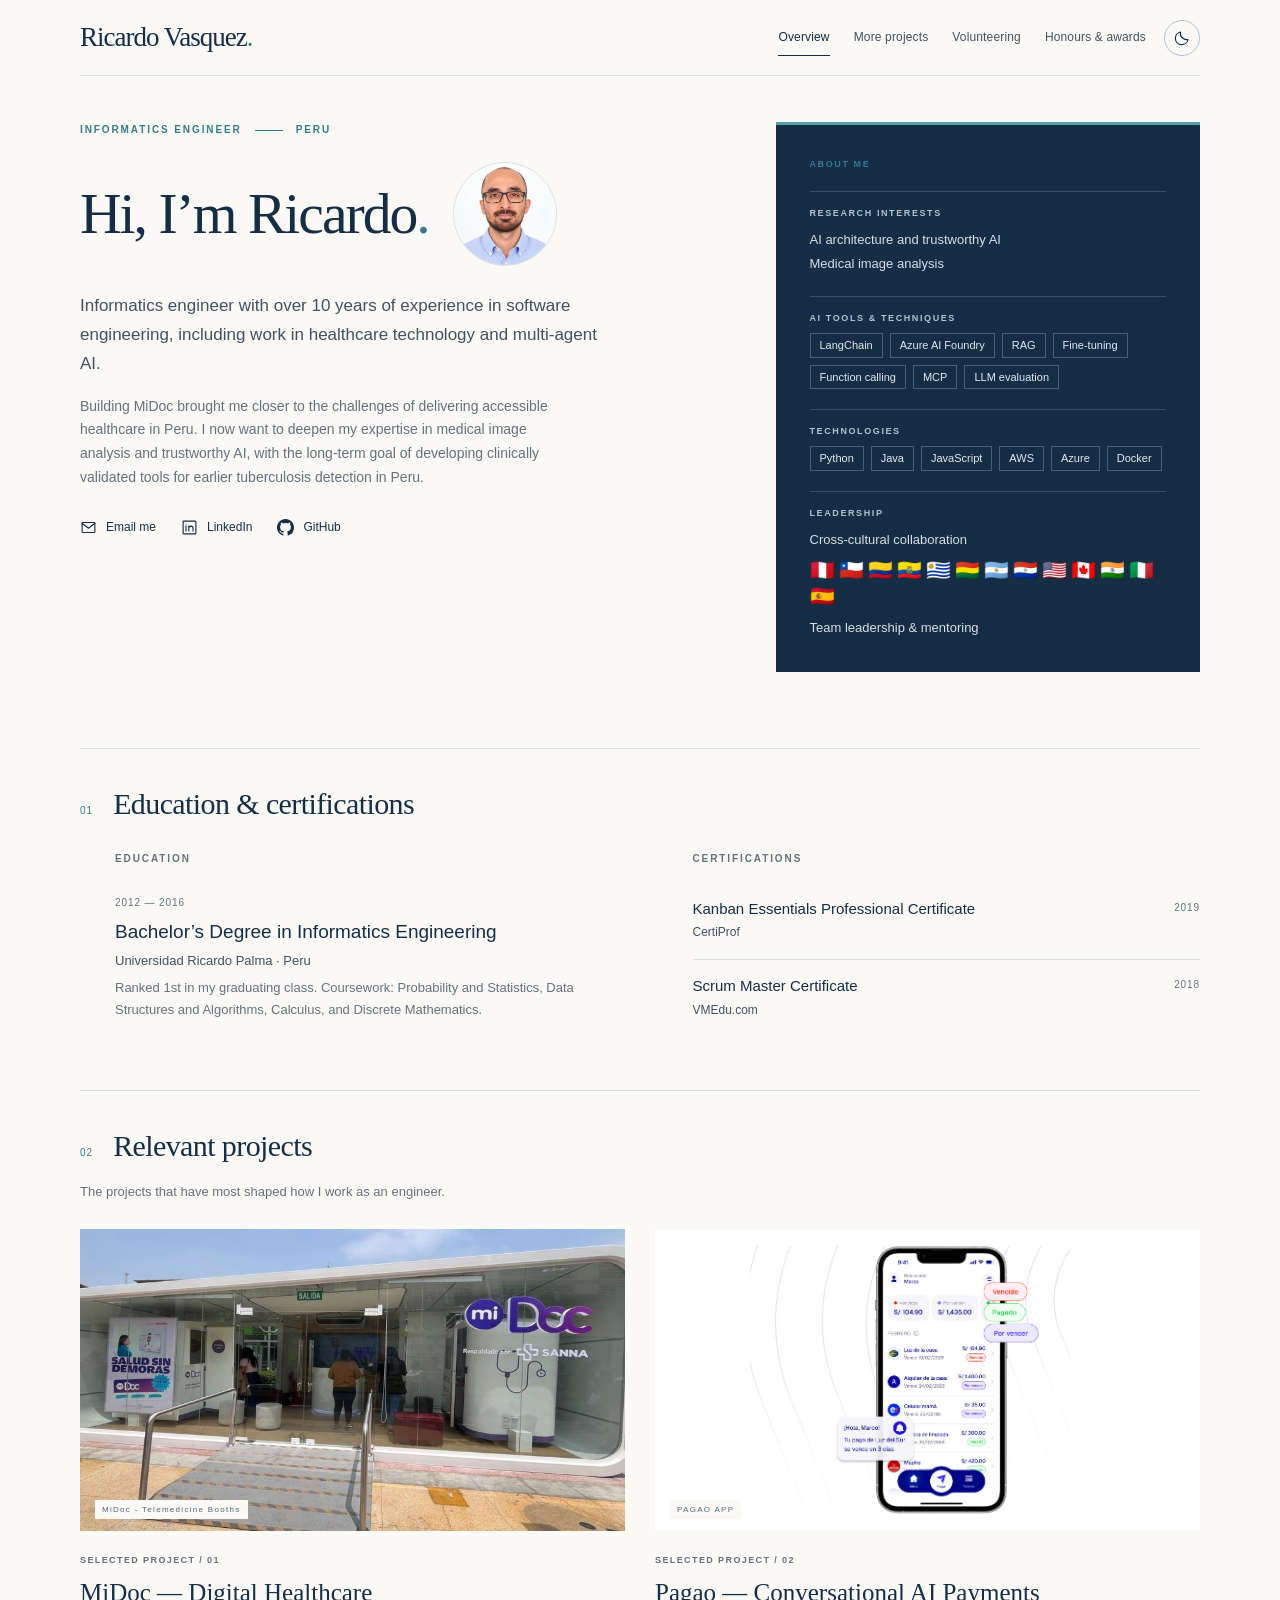
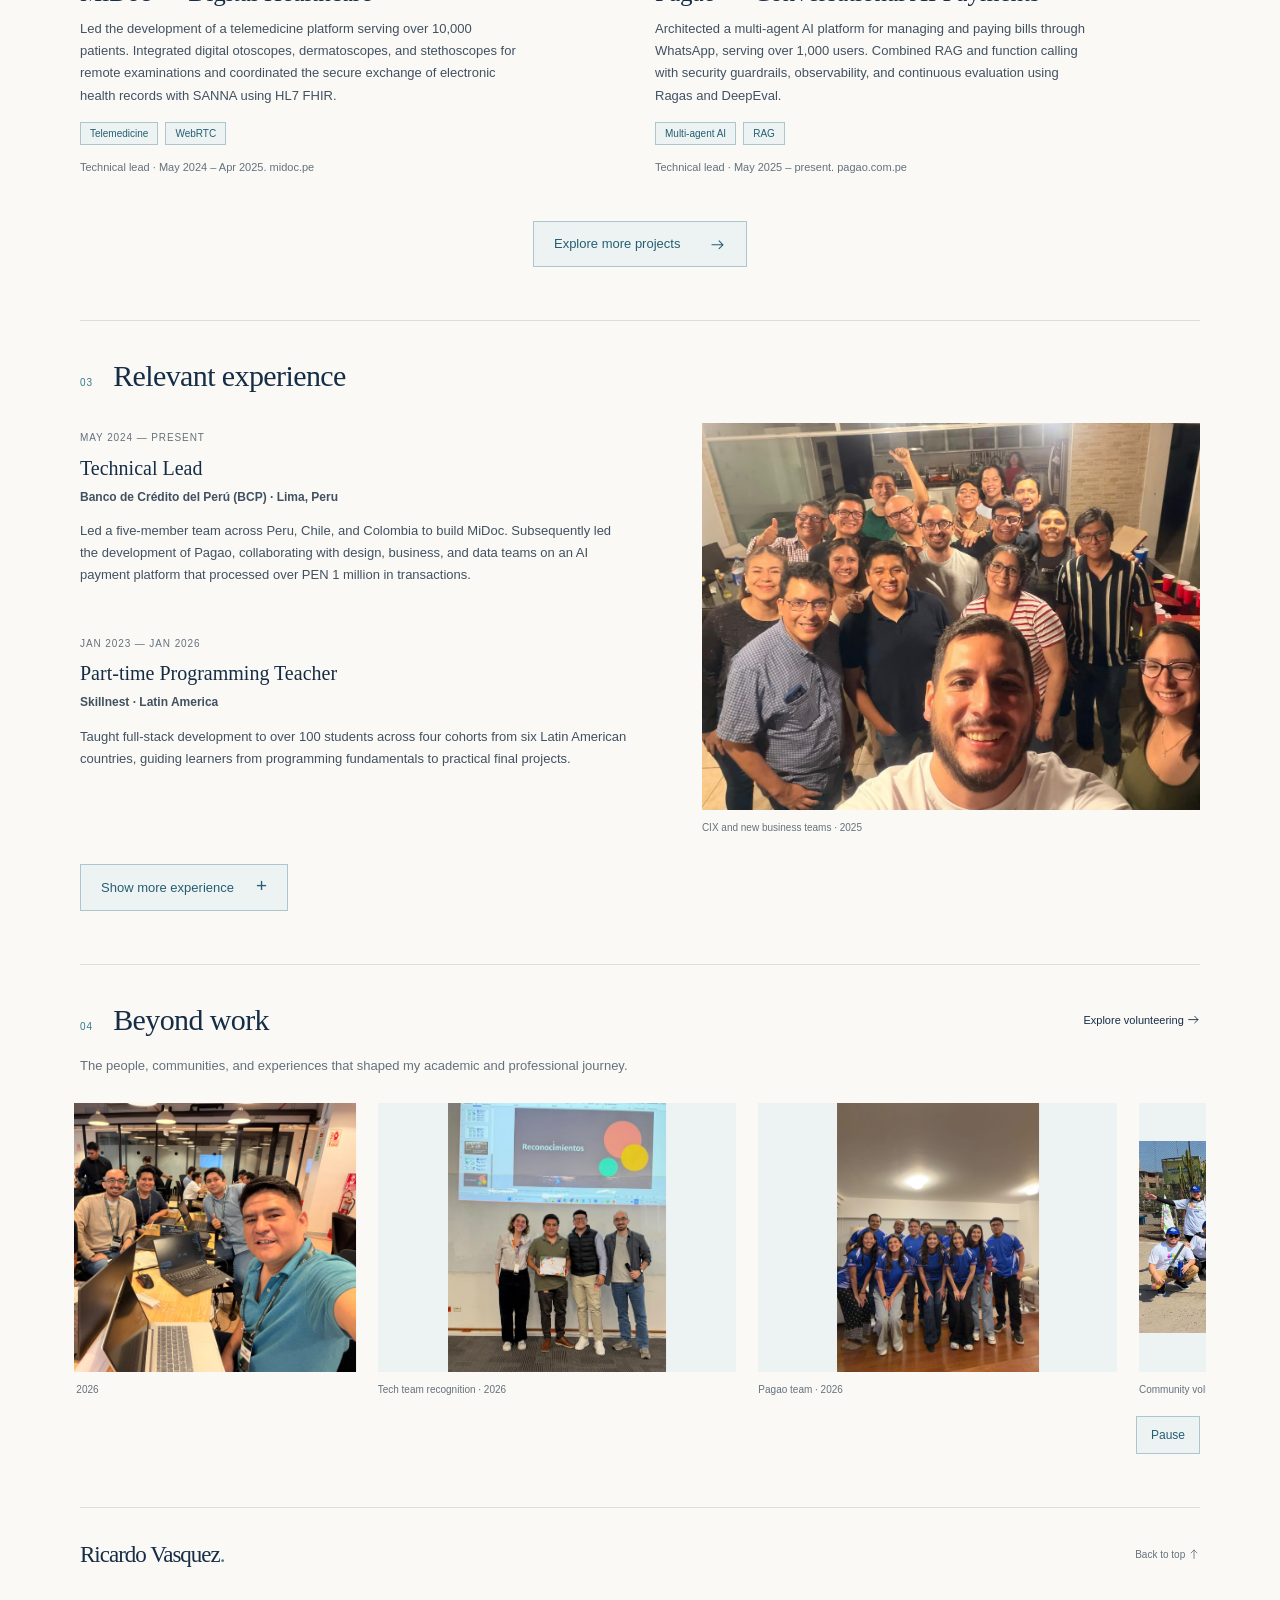
<file: index.html>
<!DOCTYPE html>
<html lang="en">

<head>
    <meta charset="utf-8">
    <meta name="viewport" content="width=device-width, initial-scale=1">
    <meta name="description"
        content="Ricardo Vasquez — Informatics Engineer in Peru working across healthcare technology, multi-agent AI, and software engineering.">
    <meta name="theme-color" content="#152d45">
    <title>Ricardo Vasquez — Academic Portfolio</title>
    <script src="theme.js"></script>
    <link rel="stylesheet" href="styles.css">
    <script src="script.js" defer></script>
</head>

<body id="top"><a class="skip-link" href="#main">Skip to content</a>
    <div class="page"><svg xmlns="http://www.w3.org/2000/svg" style="display:none">
            <symbol id="arrow" viewBox="0 0 24 24">
                <path d="M3 12h17m-6-6 6 6-6 6" />
            </symbol>
            <symbol id="mail" viewBox="0 0 24 24">
                <rect x="3" y="5" width="18" height="14" rx="1" />
                <path d="m3 6 9 7 9-7" />
            </symbol>
            <symbol id="linkedin" viewBox="0 0 24 24">
                <rect x="3" y="3" width="18" height="18" rx="1" />
                <path d="M7 10v7m0-10v.1M11 17v-7m0 3c0-4 6-4 6 0v4" />
            </symbol>
        </svg>
        <header class="site-header"><a class="wordmark" href="index.html" aria-label="Ricardo Vasquez home">Ricardo
                Vasquez<span>.</span></a><button class="menu-toggle" aria-expanded="false" aria-controls="main-nav">Menu
                <span aria-hidden="true">☰</span></button>
            <nav id="main-nav" aria-label="Main navigation"><a href="index.html" aria-current="page">Overview</a><a
                    href="projects.html">More projects</a><a href="volunteering.html">Volunteering</a><a
                    href="awards.html">Honours & awards</a></nav><button class="theme-toggle" type="button"
                aria-label="Enable dark mode" aria-pressed="false" title="Enable dark mode"><svg class="icon moon-icon"
                    viewBox="0 0 24 24" aria-hidden="true">
                    <path d="M20 14A8.5 8.5 0 0 1 10 4a8.5 8.5 0 1 0 10 10Z" />
                </svg><svg class="icon sun-icon" viewBox="0 0 24 24" aria-hidden="true">
                    <circle cx="12" cy="12" r="4" />
                    <path d="M12 2v2m0 16v2M2 12h2m16 0h2M5 5l1.5 1.5m11 11L19 19M5 19l1.5-1.5m11-11L19 5" />
                </svg></button>
        </header>
        <main id="main">
            <section class="intro" aria-labelledby="intro-title">
                <div class="intro-copy">
                    <p class="eyebrow">INFORMATICS ENGINEER <span class="eyebrow-line"></span> PERU</p>
                    <div class="intro-heading">
                        <h1 id="intro-title">Hi, I’m Ricardo<span class="accent">.</span></h1>
                        <img class="intro-portrait" src="assets/photos/ricardo-vasquez.jpeg" alt="Portrait of Ricardo Vasquez" width="400" height="400">
                    </div>
                    <p class="intro-lead">Informatics engineer with over 10 years of experience in software engineering, including work in healthcare technology and multi-agent AI.</p>
                    <p class="intro-text">Building MiDoc brought me closer to the challenges of delivering accessible healthcare in Peru. I now want to deepen my expertise in medical image analysis and trustworthy AI, with the long-term goal of developing clinically validated tools for earlier tuberculosis detection in Peru.</p>
                    <div class="contact-links"><a href="mailto:ricardo.vasquez.pe@gmail.com"><svg class="icon"
                                aria-hidden="true">
                                <use href="#mail" />
                            </svg>Email me</a><a href="https://www.linkedin.com/in/ricardovasquez-perez" target="_blank"
                            rel="noopener noreferrer"><svg class="icon" aria-hidden="true">
                                <use href="#linkedin" />
                            </svg>LinkedIn</a><a href="https://github.com/ricardovasquezpe" target="_blank"
                            rel="noopener noreferrer"><svg class="icon" viewBox="0 0 16 16" aria-hidden="true">
                                <path fill="currentColor" stroke="none"
                                    d="M8 0C3.58 0 0 3.58 0 8c0 3.54 2.29 6.53 5.47 7.59.4.07.55-.17.55-.38l-.01-1.49c-2.01.37-2.53-.49-2.69-.94-.09-.23-.48-.94-.82-1.13-.28-.15-.68-.52-.01-.53.63-.01 1.08.58 1.23.82.72 1.21 1.87.87 2.33.66.07-.52.28-.87.51-1.07-1.78-.2-3.64-.89-3.64-3.95 0-.87.31-1.59.82-2.15-.08-.2-.36-1.02.08-2.12 0 0 .67-.21 2.2.82A7.65 7.65 0 0 1 8 3.86c.68 0 1.36.09 2 .27 1.53-1.04 2.2-.82 2.2-.82.44 1.1.16 1.92.08 2.12.51.56.82 1.27.82 2.15 0 3.07-1.87 3.75-3.65 3.95.29.25.54.73.54 1.48l-.01 2.2c0 .21.15.46.55.38A8.01 8.01 0 0 0 16 8c0-4.42-3.58-8-8-8Z" />
                            </svg>GitHub</a></div>
                </div>
                <aside class="skills-panel" aria-labelledby="skills-title">
                    <h2 id="skills-title" class="eyebrow">ABOUT ME</h2>
                    <div class="skill-group">
                        <h3>RESEARCH INTERESTS</h3>
                        <p>AI architecture and trustworthy AI<br>Medical image analysis</p>
                    </div>
                    <div class="skill-group">
                        <h3>AI TOOLS &amp; TECHNIQUES</h3>
                        <div class="tags"><span>LangChain</span><span>Azure AI Foundry</span><span>RAG</span><span>Fine-tuning</span><span>Function calling</span><span>MCP</span><span>LLM evaluation</span></div>
                    </div>
                    <div class="skill-group">
                        <h3>TECHNOLOGIES</h3>
                        <div class="tags"><span>Python</span><span>Java</span><span>JavaScript</span><span>AWS</span><span>Azure</span><span>Docker</span></div>
                    </div>
                    <div class="skill-group">
                        <h3>LEADERSHIP</h3>
                        <p>Cross-cultural collaboration</p>
                        <div class="country-flags"><span role="img" aria-label="Peru" title="Peru">🇵🇪</span><span role="img" aria-label="Chile" title="Chile">🇨🇱</span><span role="img" aria-label="Colombia" title="Colombia">🇨🇴</span><span role="img" aria-label="Ecuador" title="Ecuador">🇪🇨</span><span role="img" aria-label="Uruguay" title="Uruguay">🇺🇾</span><span role="img" aria-label="Bolivia" title="Bolivia">🇧🇴</span><span role="img" aria-label="Argentina" title="Argentina">🇦🇷</span><span role="img" aria-label="Paraguay" title="Paraguay">🇵🇾</span><span role="img" aria-label="United States" title="United States">🇺🇸</span><span role="img" aria-label="Canada" title="Canada">🇨🇦</span><span role="img" aria-label="India" title="India">🇮🇳</span><span role="img" aria-label="Italy" title="Italy">🇮🇹</span><span role="img" aria-label="Spain" title="Spain">🇪🇸</span></div>
                        <p>Team leadership &amp; mentoring</p>
                    </div>
                </aside>
            </section>
            <section id="education" class="section">
                <div class="section-heading">
                    <h2><span class="section-number">01</span>Education & certifications</h2>
                </div>
                <div class="education-grid">
                    <div>
                        <p class="eyebrow">EDUCATION</p>
                        <article class="education-entry"><span class="date">2012 — 2016</span>
                            <h3>Bachelor’s Degree in Informatics Engineering</h3>
                            <p>Universidad Ricardo Palma · Peru</p>
                            <p class="muted">Ranked 1st in my graduating class. Coursework: Probability and Statistics, Data Structures and Algorithms, Calculus, and Discrete Mathematics.</p>
                        </article>
                    </div>
                    <div>
                        <p class="eyebrow">CERTIFICATIONS</p>
                        <article class="certificate">
                            <div>
                                <h3>Kanban Essentials Professional Certificate</h3>
                                <p>CertiProf</p>
                            </div><span class="date">2019</span>
                        </article>
                        <article class="certificate">
                            <div>
                                <h3>Scrum Master Certificate</h3>
                                <p>VMEdu.com</p>
                            </div><span class="date">2018</span>
                        </article>
                    </div>
                </div>
            </section>
            <section id="projects" class="section">
                <div class="section-heading">
                    <h2><span class="section-number">02</span>Relevant projects</h2>
                </div>
                <p class="section-intro">The projects that have most shaped how I work as an engineer.</p>
                <div class="projects-grid">
                    <article class="project">
                        <div class="project-image"><img src="assets/photos/midoc-minka.jpeg" alt="Entrance to a MiDoc telemedicine booth" width="1005" height="475" decoding="async"><span>MiDoc - Telemedicine Booths</span></div>
                        <div class="project-info"><span class="eyebrow">SELECTED PROJECT / 01</span>
                            <h3>MiDoc — Digital Healthcare</h3>
                            <p>Led the development of a telemedicine platform serving over 10,000 patients. Integrated digital otoscopes, dermatoscopes, and stethoscopes for remote examinations and coordinated the secure exchange of electronic health records with SANNA using HL7 FHIR.</p>
                            <div class="tags"><span>Telemedicine</span><span>WebRTC</span></div>
                            <p class="edit-note">Technical lead · May 2024 – Apr 2025. midoc.pe
                            </p>
                        </div>
                    </article>
                    <article class="project">
                        <div class="project-image project-app-image"><img src="assets/photos/pagao-app.png" alt="Pagao app showing bill statuses and a payment reminder" width="1474" height="1254" decoding="async"><span>PAGAO APP</span></div>
                        <div class="project-info"><span class="eyebrow">SELECTED PROJECT / 02</span>
                            <h3>Pagao — Conversational AI Payments</h3>
                            <p>Architected a multi-agent AI platform for managing and paying bills through WhatsApp, serving over 1,000 users. Combined RAG and function calling with security guardrails, observability, and continuous evaluation using Ragas and DeepEval.</p>
                            <div class="tags"><span>Multi-agent AI</span><span>RAG</span></div>
                            <p class="edit-note">Technical lead · May 2025 – present. pagao.com.pe
                            </p>
                        </div>
                    </article>
                </div>
                <div class="projects-action"><a class="outline-button" href="projects.html">Explore more projects <svg class="icon arrow-icon" aria-hidden="true"><use href="#arrow" /></svg></a></div>
            </section>
            <section id="experience" class="section">
                <div class="section-heading">
                    <h2><span class="section-number">03</span>Relevant experience</h2>
                </div>
                <div class="experience-grid">
                    <div>
                        <article class="experience-entry"><span class="date">MAY 2024 — PRESENT</span>
                            <h3>Technical Lead</h3>
                            <p class="institution">Banco de Crédito del Perú (BCP) · Lima, Peru</p>
                            <p>Led a five-member team across Peru, Chile, and Colombia to build MiDoc. Subsequently led the development of Pagao, collaborating with design, business, and data teams on an AI payment platform that processed over PEN 1 million in transactions.</p>
                        </article>
                        <article class="experience-entry"><span class="date">JAN 2023 — JAN 2026</span>
                            <h3>Part-time Programming Teacher</h3>
                            <p class="institution">Skillnest · Latin America</p>
                            <p>Taught full-stack development to over 100 students across four cohorts from six Latin American countries, guiding learners from programming fundamentals to practical final projects.</p>
                        </article>
                    </div>
                    <figure class="photo-slot">
                        <img class="experience-photo" src="assets/photos/cix-new-business-team-2025.jpg" alt="CIX and new business teams" width="1206" height="937" decoding="async">
                        <figcaption>CIX and new business teams · 2025</figcaption>
                    </figure>
                    <details class="experience-more">
                        <summary><span class="show-more">Show more experience</span><span class="show-less">Show
                                less experience</span><span class="expand-mark" aria-hidden="true"></span></summary>
                        <div class="expanded-experience">
                            <article class="experience-entry"><span class="date">MAY 2021 — APR 2024</span>
                                <h3>Technical Lead &amp; Instructor</h3>
                                <p class="institution">Oktana Corporation · Lima, Peru</p>
                                <p>Helped assess and strengthen the skills of over 30 developers across 12 client projects. Delivered technical workshops for international teams and led a five-member team building insurance solutions, including scheduling systems handling approximately 1,000 reservations per month.</p>
                            </article>
                            <article class="experience-entry"><span class="date">MAR 2020 — APR 2021</span>
                                <h3>Technical Product Owner</h3>
                                <p class="institution">Real Plaza · Lima, Peru</p>
                                <p>Led a five-member development team in launching the company’s first e-commerce application, supporting sales of over 25,000 products per quarter. Collaborated with business and process teams to streamline back-office workflows, reducing data processing times by 40%.</p>
                            </article>
                            <article class="experience-entry"><span class="date">JAN 2017 — FEB 2020</span>
                                <h3>Lead Developer</h3>
                                <p class="institution">FullTimeForce · Lima, Peru</p>
                                <p>Led a 10-member team across Peru, the United States, and India to modernize a restaurant management platform integrating employee time tracking, kitchen operations, and self-service systems. The platform was deployed across more than 20 restaurants in New York, serving approximately 1,000 customers per week. Also developed payment gateway and inventory management solutions for businesses in India.</p>
                            </article>
                            <article class="experience-entry"><span class="date">APR 2015 — DEC 2016</span>
                                <h3>Full-stack Developer</h3>
                                <p class="institution">Softhy Soluciones en Software SAC · Lima, Peru</p>
                                <p>Developed a school management platform adopted by over 50 schools in Peru, supporting record management for over 5,000 students, attendance tracking, grading, and payment processing.</p>
                            </article>
                        </div>
                    </details>
                </div>
            </section>
            <section id="beyond" class="section">
                <div class="section-heading">
                    <h2><span class="section-number">04</span>Beyond work</h2><a class="text-link"
                        href="volunteering.html">Explore volunteering <svg class="icon arrow-icon" aria-hidden="true"><use href="#arrow" /></svg></a>
                </div>
                <p class="section-intro">The people, communities, and experiences that shaped my academic and professional journey.</p>
                <div class="carousel" role="region" aria-roledescription="carousel" aria-label="Beyond work">
                    <div class="carousel-viewport">
                        <div class="gallery carousel-track" id="moments-track" tabindex="0"
                            aria-label="Activity photographs. Use the arrow keys to explore.">
                            <figure class="photo-slot">
                                <img class="gallery-photo" src="assets/photos/bcp-hackathon-2026.jpg" alt="BCP Hackathon" width="1600" height="1200" decoding="async">
                                <figcaption>BCP Hackathon · 2026</figcaption>
                            </figure>
                            <figure class="photo-slot">
                                <img class="gallery-photo" src="assets/photos/tech-team-recognition-2026.jpg" alt="Tech team recognition" width="938" height="1161" decoding="async">
                                <figcaption>Tech team recognition · 2026</figcaption>
                            </figure>
                            <figure class="photo-slot">
                                <img class="gallery-photo" src="assets/photos/pagao-team-2026.jpg" alt="Pagao team" width="960" height="1280" decoding="async">
                                <figcaption>Pagao team · 2026</figcaption>
                            </figure>
                            <figure class="photo-slot">
                                <img class="gallery-photo" src="assets/photos/volunteering-2026.jpg" alt="Community volunteering" width="1206" height="645" decoding="async">
                                <figcaption>Community volunteering · 2026</figcaption>
                            </figure>
                            <figure class="photo-slot">
                                <img class="gallery-photo" src="assets/photos/cix-team-2025.jpg" alt="Celebrating results with the CIX team" width="1206" height="567" decoding="async">
                                <figcaption>Celebrating results with the CIX team · 2025</figcaption>
                            </figure>
                            <figure class="photo-slot">
                                <img class="gallery-photo" src="assets/photos/midoc-team.jpg" alt="MiDoc team at CIX during the project" width="978" height="624" decoding="async">
                                <figcaption>MiDoc team at CIX · 2024–2025</figcaption>
                            </figure>
                            <figure class="photo-slot">
                                <img class="gallery-photo" src="assets/photos/volunteering-2025.jpg" alt="Community volunteering" width="878" height="680" decoding="async">
                                <figcaption>Community volunteering · 2025</figcaption>
                            </figure>
                            <figure class="photo-slot">
                                <img class="gallery-photo" src="assets/photos/cix-sports-2025.jpg" alt="CIX soccer team" width="971" height="799" decoding="async">
                                <figcaption>CIX soccer team · 2025</figcaption>
                            </figure>
                            <figure class="photo-slot">
                                <img class="gallery-photo" src="assets/photos/fulltimeforce-reunion-2024.jpg" alt="FullTimeForce reunion" width="1206" height="840" decoding="async">
                                <figcaption>FullTimeForce reunion · 2024 · Four years after leaving FullTimeForce</figcaption>
                            </figure>
                            <figure class="photo-slot">
                                <img class="gallery-photo" src="assets/photos/oktana-team.jpg" alt="With the Oktana team at the office" width="1206" height="886" decoding="async">
                                <figcaption>With the Oktana team · 2021–2024</figcaption>
                            </figure>
                            <figure class="photo-slot">
                                <img class="gallery-photo" src="assets/photos/oktana-beach-cleanup-2023.jpg" alt="Beach cleanup with Oktana" width="1206" height="880" decoding="async">
                                <figcaption>Beach cleanup with Oktana · 2023</figcaption>
                            </figure>
                            <figure class="photo-slot">
                                <img class="gallery-photo" src="assets/photos/real-plaza-team.jpg" alt="Working with the Real Plaza team at the office" width="952" height="1280" decoding="async">
                                <figcaption>With the Real Plaza team · c. 2020</figcaption>
                            </figure>
                            <figure class="photo-slot">
                                <img class="gallery-photo" src="assets/photos/fulltimeforce-team.jpg" alt="FullTimeForce team" width="1206" height="642" decoding="async">
                                <figcaption>FullTimeForce team · c. 2018</figcaption>
                            </figure>
                            <figure class="photo-slot">
                                <img class="gallery-photo" src="assets/photos/softhy-team.jpg" alt="With the Softhy team" width="1206" height="838" decoding="async">
                                <figcaption>With the Softhy team · c. 2016</figcaption>
                            </figure>
                            <figure class="photo-slot">
                                <img class="gallery-photo" src="assets/photos/graduation.jpg" alt="Graduation from Universidad Ricardo Palma" width="1017" height="761" decoding="async">
                                <figcaption>Graduation · Universidad Ricardo Palma · 2016</figcaption>
                            </figure>
                        </div>
                    </div>
                    <div class="carousel-controls" hidden>
                        <div class="carousel-buttons"><button type="button" class="carousel-pause"
                                aria-label="Pause automatic slideshow" aria-pressed="false">Pause</button></div>
                    </div>
                </div>
            </section>
        </main>
        <footer><a class="wordmark" href="index.html">Ricardo Vasquez<span>.</span></a>
            <a href="#top">Back to top <svg class="icon arrow-icon arrow-up" aria-hidden="true"><use href="#arrow" /></svg></a>
        </footer>
    </div>
</body>

</html>
</file>
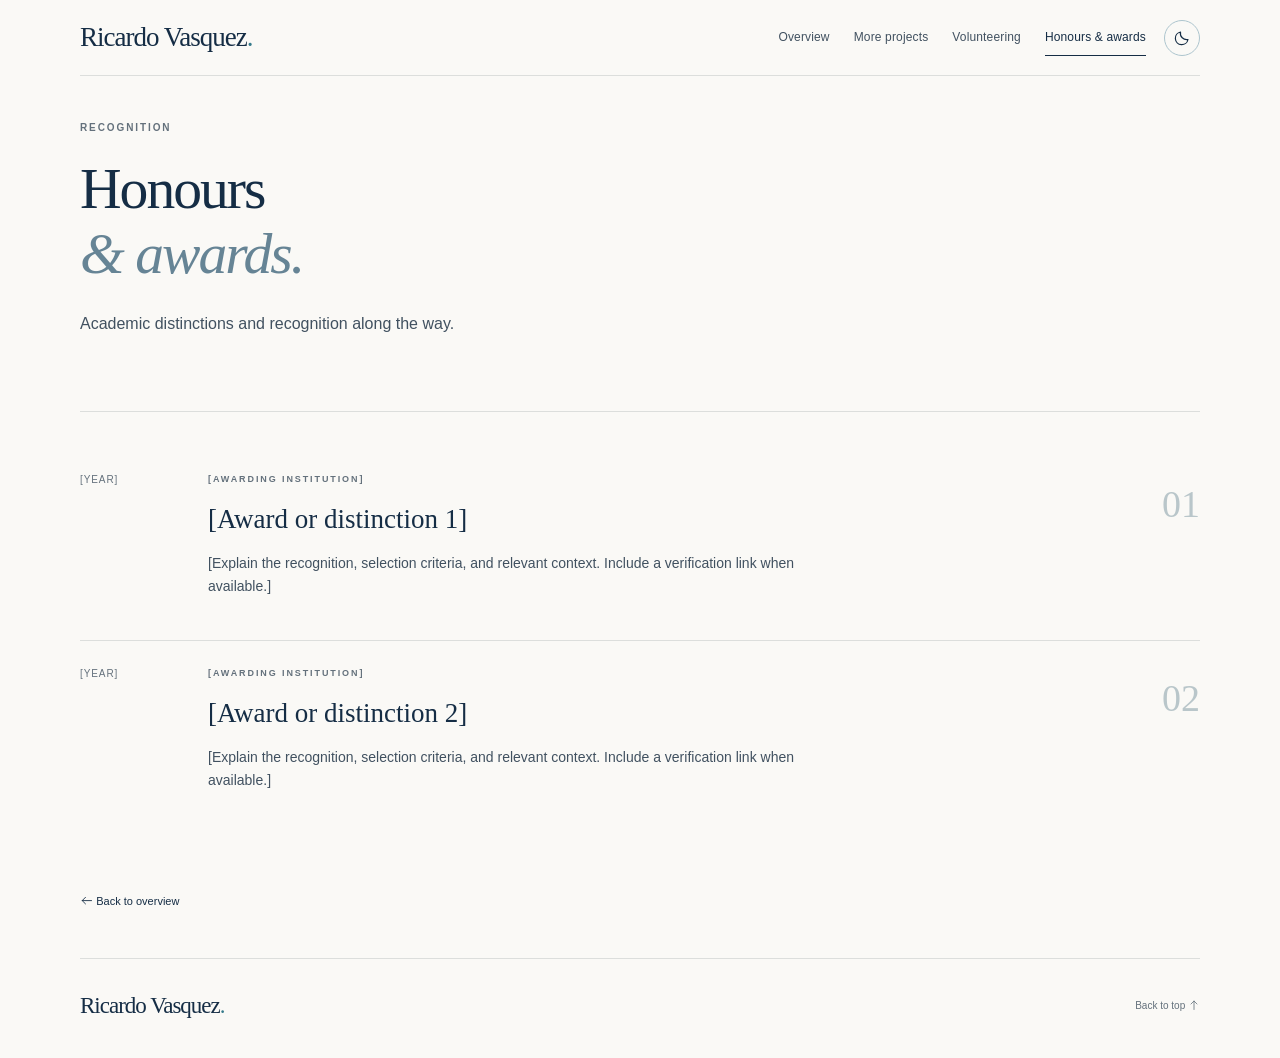
<file: awards.html>
<!DOCTYPE html><html lang="en"><head><meta charset="utf-8"><meta name="viewport" content="width=device-width, initial-scale=1"><meta name="description" content="Ricardo Vasquez’s academic portfolio: education, selected projects, experience, and community involvement."><meta name="theme-color" content="#152d45"><title>Honours & awards — Ricardo Vasquez</title><script src="theme.js"></script><link rel="stylesheet" href="styles.css"><script src="script.js" defer></script></head><body id="top"><a class="skip-link" href="#main">Skip to content</a><div class="page"><svg xmlns="http://www.w3.org/2000/svg" style="display:none"><symbol id="arrow" viewBox="0 0 24 24"><path d="M3 12h17m-6-6 6 6-6 6"/></symbol><symbol id="mail" viewBox="0 0 24 24"><rect x="3" y="5" width="18" height="14" rx="1"/><path d="m3 6 9 7 9-7"/></symbol><symbol id="linkedin" viewBox="0 0 24 24"><rect x="3" y="3" width="18" height="18" rx="1"/><path d="M7 10v7m0-10v.1M11 17v-7m0 3c0-4 6-4 6 0v4"/></symbol></svg><header class="site-header"><a class="wordmark" href="index.html" aria-label="Ricardo Vasquez home">Ricardo Vasquez<span>.</span></a><button class="menu-toggle" aria-expanded="false" aria-controls="main-nav">Menu <span aria-hidden="true">☰</span></button><nav id="main-nav" aria-label="Main navigation"><a href="index.html">Overview</a><a href="projects.html">More projects</a><a href="volunteering.html">Volunteering</a><a href="awards.html" aria-current="page">Honours & awards</a></nav><button class="theme-toggle" type="button" aria-label="Enable dark mode" aria-pressed="false" title="Enable dark mode"><svg class="icon moon-icon" viewBox="0 0 24 24" aria-hidden="true"><path d="M20 14A8.5 8.5 0 0 1 10 4a8.5 8.5 0 1 0 10 10Z"/></svg><svg class="icon sun-icon" viewBox="0 0 24 24" aria-hidden="true"><circle cx="12" cy="12" r="4"/><path d="M12 2v2m0 16v2M2 12h2m16 0h2M5 5l1.5 1.5m11 11L19 19M5 19l1.5-1.5m11-11L19 5"/></svg></button></header><main id="main"><section class="subpage-intro"><p class="eyebrow">RECOGNITION</p><h1>Honours<br><em>& awards.</em></h1><p>Academic distinctions and recognition along the way.</p></section><section class="section subpage-section"><div class="award-list"><article class="award"><span class="date">[YEAR]</span><div><p class="eyebrow">[AWARDING INSTITUTION]</p><h2>[Award or distinction 1]</h2><p>[Explain the recognition, selection criteria, and relevant context. Include a verification link when available.]</p></div><span class="award-number" aria-hidden="true">01</span></article><article class="award"><span class="date">[YEAR]</span><div><p class="eyebrow">[AWARDING INSTITUTION]</p><h2>[Award or distinction 2]</h2><p>[Explain the recognition, selection criteria, and relevant context. Include a verification link when available.]</p></div><span class="award-number" aria-hidden="true">02</span></article></div></section><div class="return-link"><a class="text-link" href="index.html"><svg class="icon arrow-icon arrow-left" aria-hidden="true"><use href="#arrow" /></svg> Back to overview</a></div></main><footer><a class="wordmark" href="index.html">Ricardo Vasquez<span>.</span></a><a href="#top">Back to top <svg class="icon arrow-icon arrow-up" aria-hidden="true"><use href="#arrow" /></svg></a></footer></div></body></html>
</file>
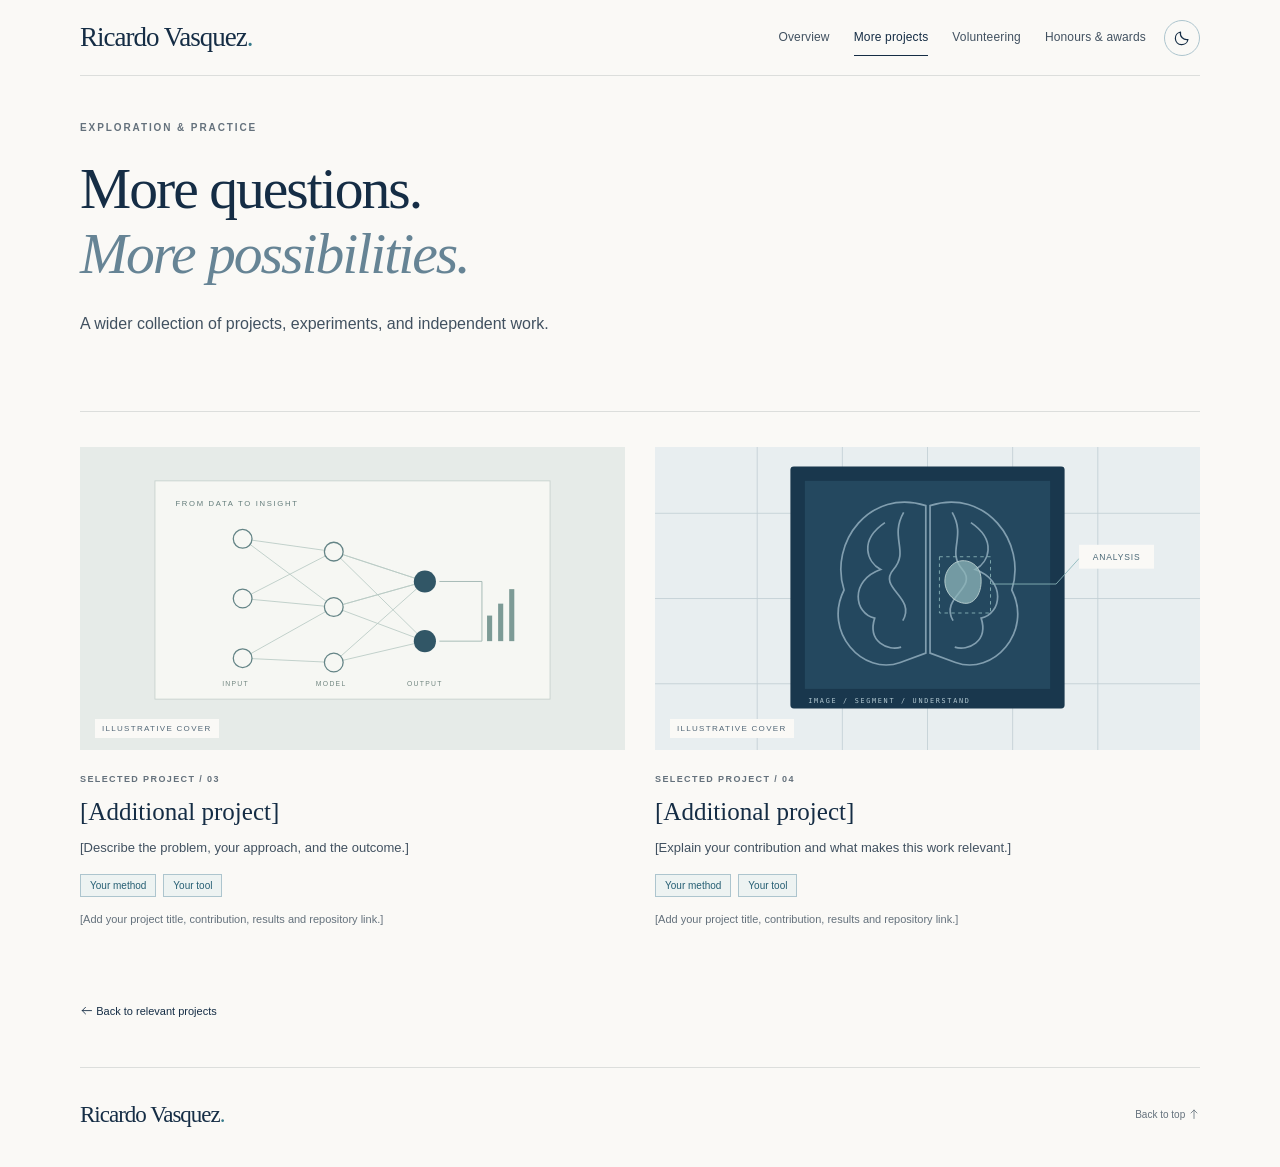
<file: projects.html>
<!DOCTYPE html><html lang="en"><head><meta charset="utf-8"><meta name="viewport" content="width=device-width, initial-scale=1"><meta name="description" content="Ricardo Vasquez’s academic portfolio: education, selected projects, experience, and community involvement."><meta name="theme-color" content="#152d45"><title>More projects — Ricardo Vasquez</title><script src="theme.js"></script><link rel="stylesheet" href="styles.css"><script src="script.js" defer></script></head><body id="top"><a class="skip-link" href="#main">Skip to content</a><div class="page"><svg xmlns="http://www.w3.org/2000/svg" style="display:none"><symbol id="arrow" viewBox="0 0 24 24"><path d="M3 12h17m-6-6 6 6-6 6"/></symbol><symbol id="mail" viewBox="0 0 24 24"><rect x="3" y="5" width="18" height="14" rx="1"/><path d="m3 6 9 7 9-7"/></symbol><symbol id="linkedin" viewBox="0 0 24 24"><rect x="3" y="3" width="18" height="18" rx="1"/><path d="M7 10v7m0-10v.1M11 17v-7m0 3c0-4 6-4 6 0v4"/></symbol></svg><header class="site-header"><a class="wordmark" href="index.html" aria-label="Ricardo Vasquez home">Ricardo Vasquez<span>.</span></a><button class="menu-toggle" aria-expanded="false" aria-controls="main-nav">Menu <span aria-hidden="true">☰</span></button><nav id="main-nav" aria-label="Main navigation"><a href="index.html">Overview</a><a href="projects.html" aria-current="page">More projects</a><a href="volunteering.html">Volunteering</a><a href="awards.html">Honours & awards</a></nav><button class="theme-toggle" type="button" aria-label="Enable dark mode" aria-pressed="false" title="Enable dark mode"><svg class="icon moon-icon" viewBox="0 0 24 24" aria-hidden="true"><path d="M20 14A8.5 8.5 0 0 1 10 4a8.5 8.5 0 1 0 10 10Z"/></svg><svg class="icon sun-icon" viewBox="0 0 24 24" aria-hidden="true"><circle cx="12" cy="12" r="4"/><path d="M12 2v2m0 16v2M2 12h2m16 0h2M5 5l1.5 1.5m11 11L19 19M5 19l1.5-1.5m11-11L19 5"/></svg></button></header><main id="main"><section class="subpage-intro"><p class="eyebrow">EXPLORATION & PRACTICE</p><h1>More questions.<br><em>More possibilities.</em></h1><p>A wider collection of projects, experiments, and independent work.</p></section><section class="section subpage-section"><div class="projects-grid"><article class="project"><div class="project-image"><img src="assets/learning.svg" alt="Illustrative [additional project] diagram" width="640" height="400"><span>ILLUSTRATIVE COVER</span></div><div class="project-info"><span class="eyebrow">SELECTED PROJECT / 03</span><h3>[Additional project]</h3><p>[Describe the problem, your approach, and the outcome.]</p><div class="tags"><span>Your method</span><span>Your tool</span></div><p class="edit-note">[Add your project title, contribution, results and repository link.]</p></div></article><article class="project"><div class="project-image"><img src="assets/imaging.svg" alt="Illustrative [additional project] diagram" width="640" height="400"><span>ILLUSTRATIVE COVER</span></div><div class="project-info"><span class="eyebrow">SELECTED PROJECT / 04</span><h3>[Additional project]</h3><p>[Explain your contribution and what makes this work relevant.]</p><div class="tags"><span>Your method</span><span>Your tool</span></div><p class="edit-note">[Add your project title, contribution, results and repository link.]</p></div></article></div></section><div class="return-link"><a class="text-link" href="index.html#projects"><svg class="icon arrow-icon arrow-left" aria-hidden="true"><use href="#arrow" /></svg> Back to relevant projects</a></div></main><footer><a class="wordmark" href="index.html">Ricardo Vasquez<span>.</span></a><a href="#top">Back to top <svg class="icon arrow-icon arrow-up" aria-hidden="true"><use href="#arrow" /></svg></a></footer></div></body></html>
</file>
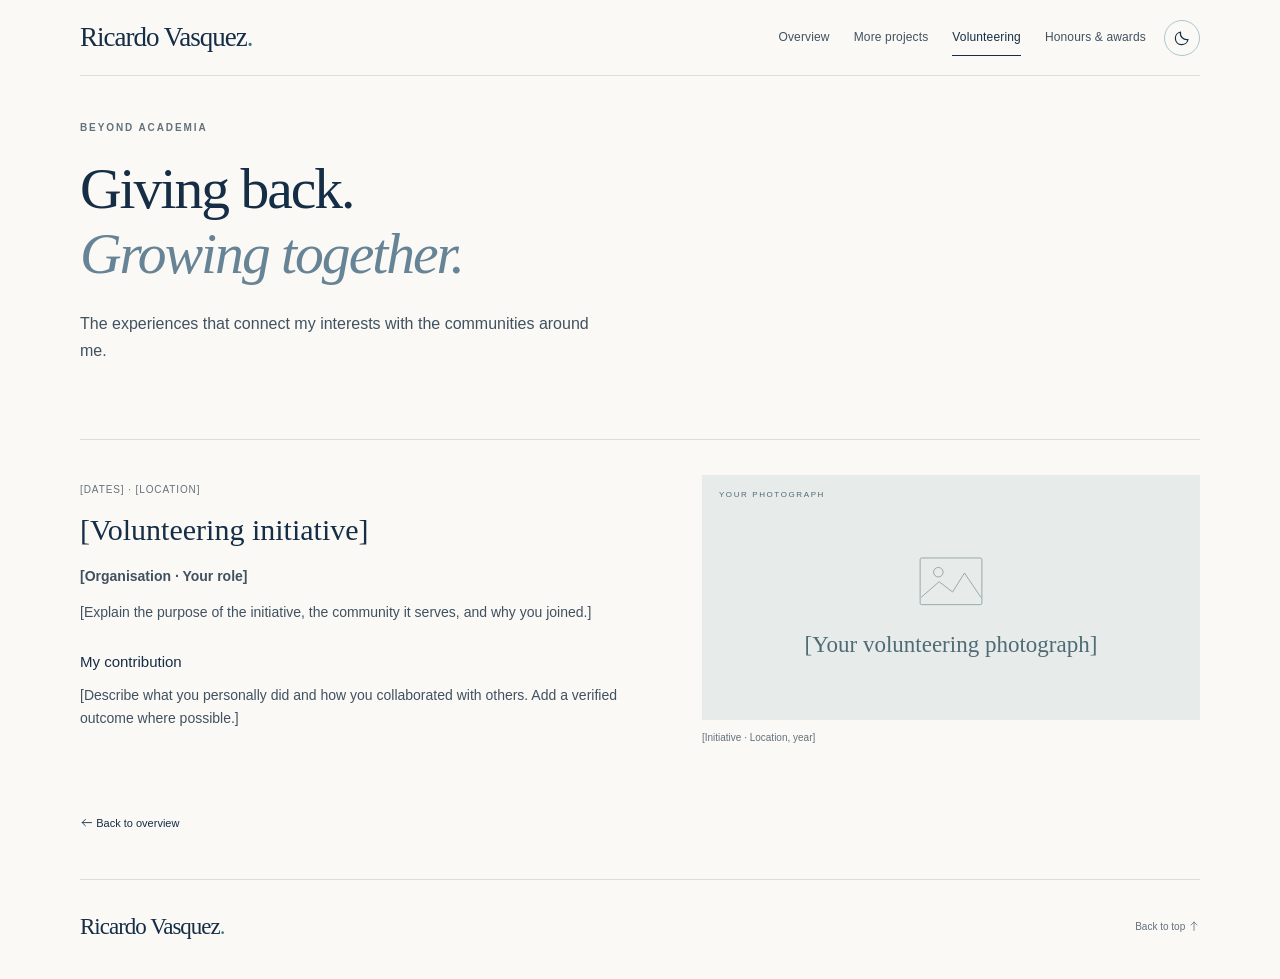
<file: volunteering.html>
<!DOCTYPE html><html lang="en"><head><meta charset="utf-8"><meta name="viewport" content="width=device-width, initial-scale=1"><meta name="description" content="Ricardo Vasquez’s academic portfolio: education, selected projects, experience, and community involvement."><meta name="theme-color" content="#152d45"><title>Volunteering — Ricardo Vasquez</title><script src="theme.js"></script><link rel="stylesheet" href="styles.css"><script src="script.js" defer></script></head><body id="top"><a class="skip-link" href="#main">Skip to content</a><div class="page"><svg xmlns="http://www.w3.org/2000/svg" style="display:none"><symbol id="arrow" viewBox="0 0 24 24"><path d="M3 12h17m-6-6 6 6-6 6"/></symbol><symbol id="mail" viewBox="0 0 24 24"><rect x="3" y="5" width="18" height="14" rx="1"/><path d="m3 6 9 7 9-7"/></symbol><symbol id="linkedin" viewBox="0 0 24 24"><rect x="3" y="3" width="18" height="18" rx="1"/><path d="M7 10v7m0-10v.1M11 17v-7m0 3c0-4 6-4 6 0v4"/></symbol></svg><header class="site-header"><a class="wordmark" href="index.html" aria-label="Ricardo Vasquez home">Ricardo Vasquez<span>.</span></a><button class="menu-toggle" aria-expanded="false" aria-controls="main-nav">Menu <span aria-hidden="true">☰</span></button><nav id="main-nav" aria-label="Main navigation"><a href="index.html">Overview</a><a href="projects.html">More projects</a><a href="volunteering.html" aria-current="page">Volunteering</a><a href="awards.html">Honours & awards</a></nav><button class="theme-toggle" type="button" aria-label="Enable dark mode" aria-pressed="false" title="Enable dark mode"><svg class="icon moon-icon" viewBox="0 0 24 24" aria-hidden="true"><path d="M20 14A8.5 8.5 0 0 1 10 4a8.5 8.5 0 1 0 10 10Z"/></svg><svg class="icon sun-icon" viewBox="0 0 24 24" aria-hidden="true"><circle cx="12" cy="12" r="4"/><path d="M12 2v2m0 16v2M2 12h2m16 0h2M5 5l1.5 1.5m11 11L19 19M5 19l1.5-1.5m11-11L19 5"/></svg></button></header><main id="main"><section class="subpage-intro"><p class="eyebrow">BEYOND ACADEMIA</p><h1>Giving back.<br><em>Growing together.</em></h1><p>The experiences that connect my interests with the communities around me.</p></section><section class="section subpage-section"><div class="experience-grid"><article><span class="date">[DATES] · [LOCATION]</span><h2>[Volunteering initiative]</h2><p class="institution">[Organisation · Your role]</p><p>[Explain the purpose of the initiative, the community it serves, and why you joined.]</p><h3 class="detail-title">My contribution</h3><p>[Describe what you personally did and how you collaborated with others. Add a verified outcome where possible.]</p></article><figure class="photo-slot "><div class="photo-placeholder" role="img" aria-label="Placeholder: [Your volunteering photograph]"><span class="photo-label">YOUR PHOTOGRAPH</span><svg viewBox="0 0 240 100" fill="none" aria-hidden="true"><rect x="81" y="19" width="78" height="59" rx="2"/><circle cx="104" cy="37" r="6"/><path d="m82 69 23-20 17 13 15-24 21 31"/></svg><span>[Your volunteering photograph]</span></div><figcaption>[Initiative · Location, year]</figcaption></figure></div></section><div class="return-link"><a class="text-link" href="index.html"><svg class="icon arrow-icon arrow-left" aria-hidden="true"><use href="#arrow" /></svg> Back to overview</a></div></main><footer><a class="wordmark" href="index.html">Ricardo Vasquez<span>.</span></a><a href="#top">Back to top <svg class="icon arrow-icon arrow-up" aria-hidden="true"><use href="#arrow" /></svg></a></footer></div></body></html>
</file>
<file: styles.css>
:root{--ink:#152d45;--text:#415160;--muted:#64717c;--paper:#faf9f6;--line:#dcdedc;--accent:#6a8c9c;--serif:Georgia,'Times New Roman',serif}*{box-sizing:border-box}html{scroll-padding-top:24px}body{margin:0;background:var(--paper);color:var(--ink);font-family:Arial,Helvetica,sans-serif;font-size:15px;line-height:1.7}a{color:inherit;text-decoration:none}a:hover{text-decoration:underline;text-underline-offset:5px}a:focus-visible,button:focus-visible{outline:2px solid #437daa;outline-offset:6px}button{font:inherit}p{margin:0 0 16px;color:var(--text)}h1,h2,h3{line-height:1.22;font-weight:400;margin:0}h1,h2{font-family:var(--serif)}h3{font-size:19px}em{font-weight:400;color:#668495}.page{width:min(1120px,calc(100% - 96px));margin:auto}.site-header{display:flex;justify-content:space-between;align-items:center;min-height:76px;border-bottom:1px solid var(--line);gap:24px}.wordmark{font-family:var(--serif);font-size:29px;letter-spacing:-1px;color:var(--ink)}.wordmark span{color:var(--accent)}nav{display:flex;gap:29px;align-items:center}nav a{font-size:12px;letter-spacing:.15px;color:var(--text);padding:8px 0}nav a[aria-current]{color:var(--ink);border-bottom:1px solid var(--ink)}.menu-toggle{display:none}.intro{display:grid;grid-template-columns:1.45fr 1fr;gap:80px;padding:46px 0 76px}.eyebrow{font-family:Arial,Helvetica,sans-serif;font-size:10px;line-height:1.6;letter-spacing:1.9px;font-weight:600;color:var(--muted);display:block}.intro .eyebrow{display:flex;align-items:center;gap:13px}.eyebrow-line{height:1px;width:28px;background:var(--accent)}h1{font-size:clamp(42px,4.5vw,61px);letter-spacing:-2px;line-height:1.13}.intro h1{margin:24px 0 26px}.accent{color:var(--accent)}.intro-lead{font-size:17px;line-height:1.7;max-width:520px}.intro-text{font-size:14px;max-width:500px;color:var(--muted)}.contact-links{display:flex;gap:25px;margin-top:27px}.contact-links a{font-size:12px;display:inline-flex;align-items:center;gap:9px}.icon{width:17px;height:17px;fill:none;stroke:currentColor;stroke-width:1.6;stroke-linecap:round;stroke-linejoin:round;flex-shrink:0}.skills-panel{background:var(--ink);color:#f5f5ef;padding:32px 34px;align-self:start}.skills-panel .eyebrow{font-size:9px;letter-spacing:1.6px;color:#b4c5cd}.skills-panel p{color:#d7e0e5}.skills-panel .skills-note{font-size:11px;color:#b6c6ce;line-height:1.6}.skill-group{border-top:1px solid #3a4f62;margin-top:20px;padding-top:16px}.skill-group h3{font-size:9px;letter-spacing:1.6px;color:#afc4ce;font-weight:600;margin:0 0 9px}.skill-group p{font-size:13px;line-height:1.85;margin:0}.tags{display:flex;flex-wrap:wrap;gap:7px}.tags span{font-size:10px;padding:3px 9px;border:1px solid #d2d9db;line-height:1.5;color:#526879}.skills-panel .tags span{border-color:#4b6070;color:#e2e9ed;font-size:11px}.panel-foot{font-family:var(--serif);font-style:italic;font-size:12px;color:#adc0ca;border-top:1px solid #3a4f62;padding-top:19px;margin-top:24px}.section{border-top:1px solid var(--line);padding:37px 0 53px}.section-heading{display:flex;justify-content:space-between;align-items:center;gap:20px;margin-bottom:28px}.section-heading h2{font-size:30px;display:flex;align-items:baseline;gap:20px;letter-spacing:-.6px}.section-number{font-family:Arial,Helvetica,sans-serif;font-size:10px;font-weight:400;letter-spacing:1px;color:var(--accent)}.text-link{font-size:11px;white-space:nowrap}.section-intro{font-size:13px;color:var(--muted);margin-top:-12px;margin-bottom:26px}.education-grid{display:grid;grid-template-columns:1fr 1fr;gap:70px;padding-left:35px}.education-grid>.eyebrow{margin-bottom:20px}.date{font-size:10px;letter-spacing:.9px;line-height:1.6;color:var(--muted)}.education-entry{margin-top:21px}.education-entry h3{margin:7px 0 7px}.education-entry p{font-size:13px;margin-bottom:5px}.muted{color:var(--muted)}.certificate{display:flex;justify-content:space-between;gap:20px;padding:17px 0;border-bottom:1px solid var(--line)}.certificate:last-child{border:0}.certificate h3{font-size:15px;margin-bottom:4px}.certificate p{font-size:12px;margin:0}.projects-grid{display:grid;grid-template-columns:1fr 1fr;gap:30px}.project-image{position:relative;background:#e9eff0;overflow:hidden}.project-image img{width:100%;height:auto;display:block;aspect-ratio:1.8;object-fit:cover}.project-image>span{position:absolute;bottom:12px;left:15px;font-size:8px;letter-spacing:1.3px;color:#526777;background:#faf9f6;padding:3px 7px}.project-info{padding:22px 0 0}.project-info .eyebrow{font-size:9px;letter-spacing:1.4px}.project h3{font-family:var(--serif);font-size:25px;margin:10px 0}.project p{font-size:13px;margin-bottom:15px;max-width:440px}.project .edit-note{font-size:11px;margin-top:13px;color:var(--muted)}.experience-grid{display:grid;grid-template-columns:1.1fr 1fr;gap:74px}.experience-entry{padding-bottom:26px}.experience-entry:last-child{padding-bottom:0}.experience-entry h3{font-size:20px;font-family:var(--serif);margin:7px 0}.institution{font-size:12px;font-weight:600;margin:0 0 13px}.experience-entry p:not(.institution){font-size:13px}.photo-slot{margin:0}.photo-placeholder{background:#e7ebe9;min-height:245px;position:relative;display:flex;flex-direction:column;align-items:center;justify-content:center;color:#65808a;padding:40px 20px 30px}.photo-label{position:absolute;left:17px;top:13px;font-size:8px;letter-spacing:1.6px}.photo-placeholder svg{width:190px;height:85px;stroke:#82979c;stroke-width:1}.photo-placeholder>span:last-child{font-family:var(--serif);font-size:23px;text-align:center;color:#4f6b76}.photo-slot figcaption{font-size:10px;color:var(--muted);margin-top:10px;line-height:1.6}.gallery{display:grid;grid-template-columns:repeat(3,1fr);gap:22px}.gallery .photo-placeholder{min-height:195px;background:#e5eae8}.gallery .photo-slot[data-moment="2"] .photo-placeholder{background:#e5e9ed}.gallery .photo-slot[data-moment="3"] .photo-placeholder{background:#eae8e0}.gallery .photo-placeholder svg{width:140px;height:65px}.gallery .photo-placeholder>span:last-child{font-size:19px}footer{display:flex;justify-content:space-between;align-items:center;gap:20px;padding:27px 0 33px;border-top:1px solid var(--line)}footer .wordmark{font-size:23px}footer p,footer>a:last-child{font-size:10px;margin:0;color:var(--muted)}.skip-link{position:absolute;left:10px;top:-100px;padding:10px;background:var(--ink);color:white;z-index:20}.skip-link:focus{top:10px}.subpage-intro{padding:44px 0 58px;max-width:650px}.subpage-intro h1{margin:20px 0 24px}.subpage-intro>p:last-child{font-size:16px;max-width:520px}.subpage-section{min-height:370px;padding-top:35px}.subpage-section h2{font-size:30px;margin:12px 0 16px}.subpage-section .experience-grid p{font-size:14px}.detail-title{margin:28px 0 12px;font-size:15px}.return-link{padding:0 0 45px}.award{display:grid;grid-template-columns:100px 1fr 60px;gap:28px;padding:25px 0;border-bottom:1px solid var(--line)}.award:last-child{border:0}.award h2{font-size:27px}.award p{font-size:14px;max-width:630px}.award .eyebrow{font-size:9px}.award-number{font-family:var(--serif);font-size:38px;color:#b9c6ca;text-align:right}

@media(max-width:1000px){.page{width:calc(100% - 64px)}.intro{gap:38px;grid-template-columns:1.3fr 1fr}.skills-panel{padding:28px 24px}h1{font-size:48px}.experience-grid{gap:35px}nav{gap:20px}.education-grid{gap:35px}}
@media(max-width:760px){.page{width:calc(100% - 40px)}.site-header{min-height:64px;position:relative;flex-wrap:wrap;gap:0}.wordmark{font-size:27px}.menu-toggle{display:flex;align-items:center;gap:12px;border:1px solid var(--line);padding:5px 10px;background:transparent;color:var(--ink);font-size:12px}nav{display:none;flex-basis:100%;flex-direction:column;align-items:flex-start;gap:5px;padding:10px 0 20px}nav.is-open{display:flex}nav a{font-size:13px}.intro{grid-template-columns:1fr;gap:34px;padding:30px 0 44px}.intro h1{font-size:clamp(39px,8vw,58px);margin:22px 0}.intro-lead{font-size:16px}.intro-text{max-width:none}.skills-panel{padding:28px}.section{padding:28px 0 35px}.section-heading{align-items:baseline;margin-bottom:25px;gap:15px}.section-heading h2{font-size:26px;gap:12px}.section-number{font-size:9px}.section-heading>.text-link{font-size:10px}.education-grid,.experience-grid{grid-template-columns:1fr;gap:28px;padding-left:0}.education-grid>div>.eyebrow{margin-bottom:10px}.education-entry{margin-top:12px}.projects-grid{grid-template-columns:1fr;gap:30px}.project h3{font-size:25px}.project-image img{aspect-ratio:1.85}.experience-entry p:not(.institution){max-width:580px}.gallery{grid-template-columns:1fr;gap:24px}.gallery .photo-placeholder{min-height:220px}.gallery .photo-placeholder>span:last-child{font-size:23px}footer{flex-wrap:wrap;padding:23px 0;gap:15px}footer p{order:3;flex-basis:100%}footer>a:last-child{margin-left:auto}.subpage-intro{padding:28px 0 32px}.subpage-intro h1{font-size:46px}.subpage-section{min-height:0}.award{grid-template-columns:1fr;gap:10px;padding:22px 0}.award-number{display:none}.award h2{margin-top:6px}.return-link{padding:15px 0 35px}}
@media(prefers-reduced-motion:reduce){*{scroll-behavior:auto!important}}

/* Small colour accents, shared controls, and manual gallery. */
:root{--accent:#367b8b;--soft:#edf3f2;--button-ink:#255e73;--control-border:#adc5ce;--photo-bg:#e7ebe9;--photo-ink:#4f6b76;--photo-line:#82979c;color-scheme:light}
.site-header{gap:18px}nav{margin-left:auto;gap:24px}.wordmark{white-space:nowrap;font-size:27px}.theme-toggle{display:grid;place-items:center;flex:0 0 36px;width:36px;height:36px;padding:0;border:1px solid var(--control-border);background:transparent;color:var(--ink);cursor:pointer;border-radius:50%}.theme-toggle .icon{width:18px;height:18px}.sun-icon{display:none}.section-number{color:var(--accent)}.intro .eyebrow{color:var(--accent)}.skills-panel{border-top:3px solid #579eae}.certificate{border-bottom-color:var(--line)}.project .tags span{background:var(--soft);color:var(--button-ink);border-color:var(--control-border)}.projects-action{display:flex;justify-content:center;margin-top:30px}.outline-button,.experience-more summary{display:inline-flex;align-items:center;gap:30px;padding:11px 20px;border:1px solid var(--control-border);background:var(--soft);font-size:13px;font-weight:500;color:var(--button-ink);cursor:pointer}.outline-button:hover{background:var(--paper)}.experience-more summary{list-style:none;gap:22px}.experience-more summary::-webkit-details-marker{display:none}.show-less{display:none}.experience-more[open] .show-more{display:none}.experience-more[open] .show-less{display:inline}.expand-mark::after{content:'+';font-size:19px;line-height:1}.experience-more[open] .expand-mark::after{content:'−'}.expanded-experience{margin-top:24px;padding-top:22px;border-top:1px solid var(--line)}.experience-grid{align-items:start}.carousel{min-width:0}.gallery.carousel-track{display:flex;gap:20px;overflow-x:auto;scroll-snap-type:x mandatory;scrollbar-width:thin;scrollbar-color:var(--control-border) transparent;overscroll-behavior-x:contain}.carousel-track>.photo-slot{flex:0 0 100%;min-width:0;scroll-snap-align:start}.carousel-track .photo-placeholder{min-height:310px}.carousel-track .photo-placeholder svg{width:190px;height:90px}.carousel-track .photo-placeholder>span:last-child{font-size:29px}.carousel-track figcaption{font-size:12px}.carousel-controls{display:flex;align-items:center;justify-content:space-between;margin-top:18px}.carousel-controls[hidden]{display:none}.carousel-position{margin:0;font-size:12px;letter-spacing:2px;color:var(--ink)}.carousel-position span{color:var(--muted)}.carousel-buttons{display:flex;gap:9px}.carousel-buttons button{width:43px;height:38px;border:1px solid var(--control-border);background:var(--soft);color:var(--button-ink);font-size:20px;cursor:pointer}.carousel-buttons button:disabled{opacity:.35;cursor:default}.photo-placeholder{background:var(--photo-bg);color:var(--photo-ink)}.photo-placeholder svg{stroke:var(--photo-line)}.photo-placeholder>span:last-child{color:var(--photo-ink)}.photo-label{color:var(--photo-ink)}
/* Keep the navy research panel, with a quiet teal accent in either theme. */
[data-theme="dark"]{color-scheme:dark;--ink:#e2eaf0;--text:#becbd5;--muted:#99aebb;--paper:#101b26;--line:#304253;--accent:#80bfca;--soft:#1a3040;--button-ink:#addbe3;--control-border:#486574;--photo-bg:#1e3441;--photo-ink:#b1cad1;--photo-line:#7798a5}
[data-theme="dark"] .moon-icon{display:none}[data-theme="dark"] .sun-icon{display:block}[data-theme="dark"] em{color:#8fc0ca}[data-theme="dark"] .skills-panel{background:#172f43;color:#f5f5ef}[data-theme="dark"] .project-image{background:#213747}[data-theme="dark"] .project-image>span{background:#182b3b;color:#c0d4df}[data-theme="dark"] .gallery .photo-slot[data-moment="1"] .photo-placeholder{background:#1e3441}[data-theme="dark"] .gallery .photo-slot[data-moment="2"] .photo-placeholder{background:#243548}[data-theme="dark"] .gallery .photo-slot[data-moment="3"] .photo-placeholder{background:#303c3c}[data-theme="dark"] .tags span{border-color:#486574;color:#bdd0db}[data-theme="dark"] .award-number{color:#829eae}[data-theme="dark"] .skip-link{background:#addbe3;color:#101b26}
@media(max-width:1000px) and (min-width:761px){nav{gap:15px}.site-header{gap:14px}.wordmark{font-size:24px}nav a{font-size:11px}}
@media(max-width:760px){.site-header{gap:8px}.site-header>.wordmark{order:1;font-size:22px;margin-right:auto}.menu-toggle{order:2}.theme-toggle{order:3;flex-basis:34px;width:34px;height:34px}nav{order:4;margin-left:0}.carousel-track .photo-placeholder{min-height:235px}.carousel-track .photo-placeholder>span:last-child{font-size:24px}.section-heading h2{min-width:0}.projects-action{justify-content:flex-start;margin-top:22px}.outline-button{padding:12px 20px}}
@media(max-width:360px){.site-header>.wordmark{font-size:20px}.menu-toggle{padding:5px 7px;gap:7px}.site-header{gap:7px}}

/* Three visible moments, advancing by one card in a continuous loop. */
.carousel-viewport{overflow:hidden;padding:6px;margin:-6px;touch-action:pan-y}
.gallery.carousel-track{overflow:visible;scroll-snap-type:none;gap:22px}
.carousel-track>.photo-slot{flex:0 0 calc((100% - 44px)/3);scroll-snap-align:none}
.carousel-track .photo-placeholder{min-height:195px}
.carousel-track .photo-placeholder svg{width:140px;height:65px}
.carousel-track .photo-placeholder>span:last-child{font-size:19px}
.carousel-track figcaption{font-size:10px}
.carousel-buttons .carousel-pause{width:auto;padding:0 14px;font-size:12px}
@media(max-width:760px){.carousel-track>.photo-slot{flex-basis:100%}.carousel-track .photo-placeholder{min-height:235px}.carousel-track .photo-placeholder>span:last-child{font-size:24px}#beyond .section-heading{flex-wrap:wrap}}

.country-flags{display:flex;flex-wrap:wrap;gap:2px 4px;margin:6px 0 8px;max-width:100%}.country-flags span{font-size:20px;line-height:1.2}

/* Real photographs keep their full composition in the gallery. */
.gallery-photo{display:block;width:100%;height:auto;aspect-ratio:4/3;object-fit:contain;background:var(--soft)}
.experience-photo{display:block;width:100%;height:auto;background:var(--soft)}
.project-app-image img{object-fit:contain;background:#fff}

.carousel-controls{justify-content:flex-end}

.carousel-track{cursor:grab;user-select:none;-webkit-user-select:none;touch-action:pan-y}
.carousel-track.is-dragging{cursor:grabbing}
.carousel-track img{-webkit-user-drag:none}

/* Additional experience uses the full section width beneath the introduction. */
#experience .experience-grid{row-gap:28px}
.experience-more{grid-column:1/-1}
.expanded-experience{display:grid;grid-template-columns:repeat(2,minmax(0,1fr));gap:28px 48px}
.expanded-experience .experience-entry{padding-bottom:0}
@media(max-width:760px){.expanded-experience{grid-template-columns:1fr;gap:24px}}

.intro-heading {
    display: flex;
    align-items: center;
    gap: clamp(12px, 2vw, 24px);
    margin: 24px 0 26px;
}

.intro .intro-heading h1 {
    margin: 0;
}

.intro-portrait {
    width: clamp(64px, 9vw, 104px);
    height: auto;
    flex-shrink: 0;
    border: 1px solid var(--line);
    border-radius: 50%;
}

.arrow-icon {
    width: 1.2em;
    height: 1.2em;
    vertical-align: -0.2em;
}

.arrow-left {
    transform: rotate(180deg);
}

.arrow-up {
    transform: rotate(-90deg);
}
</file>
